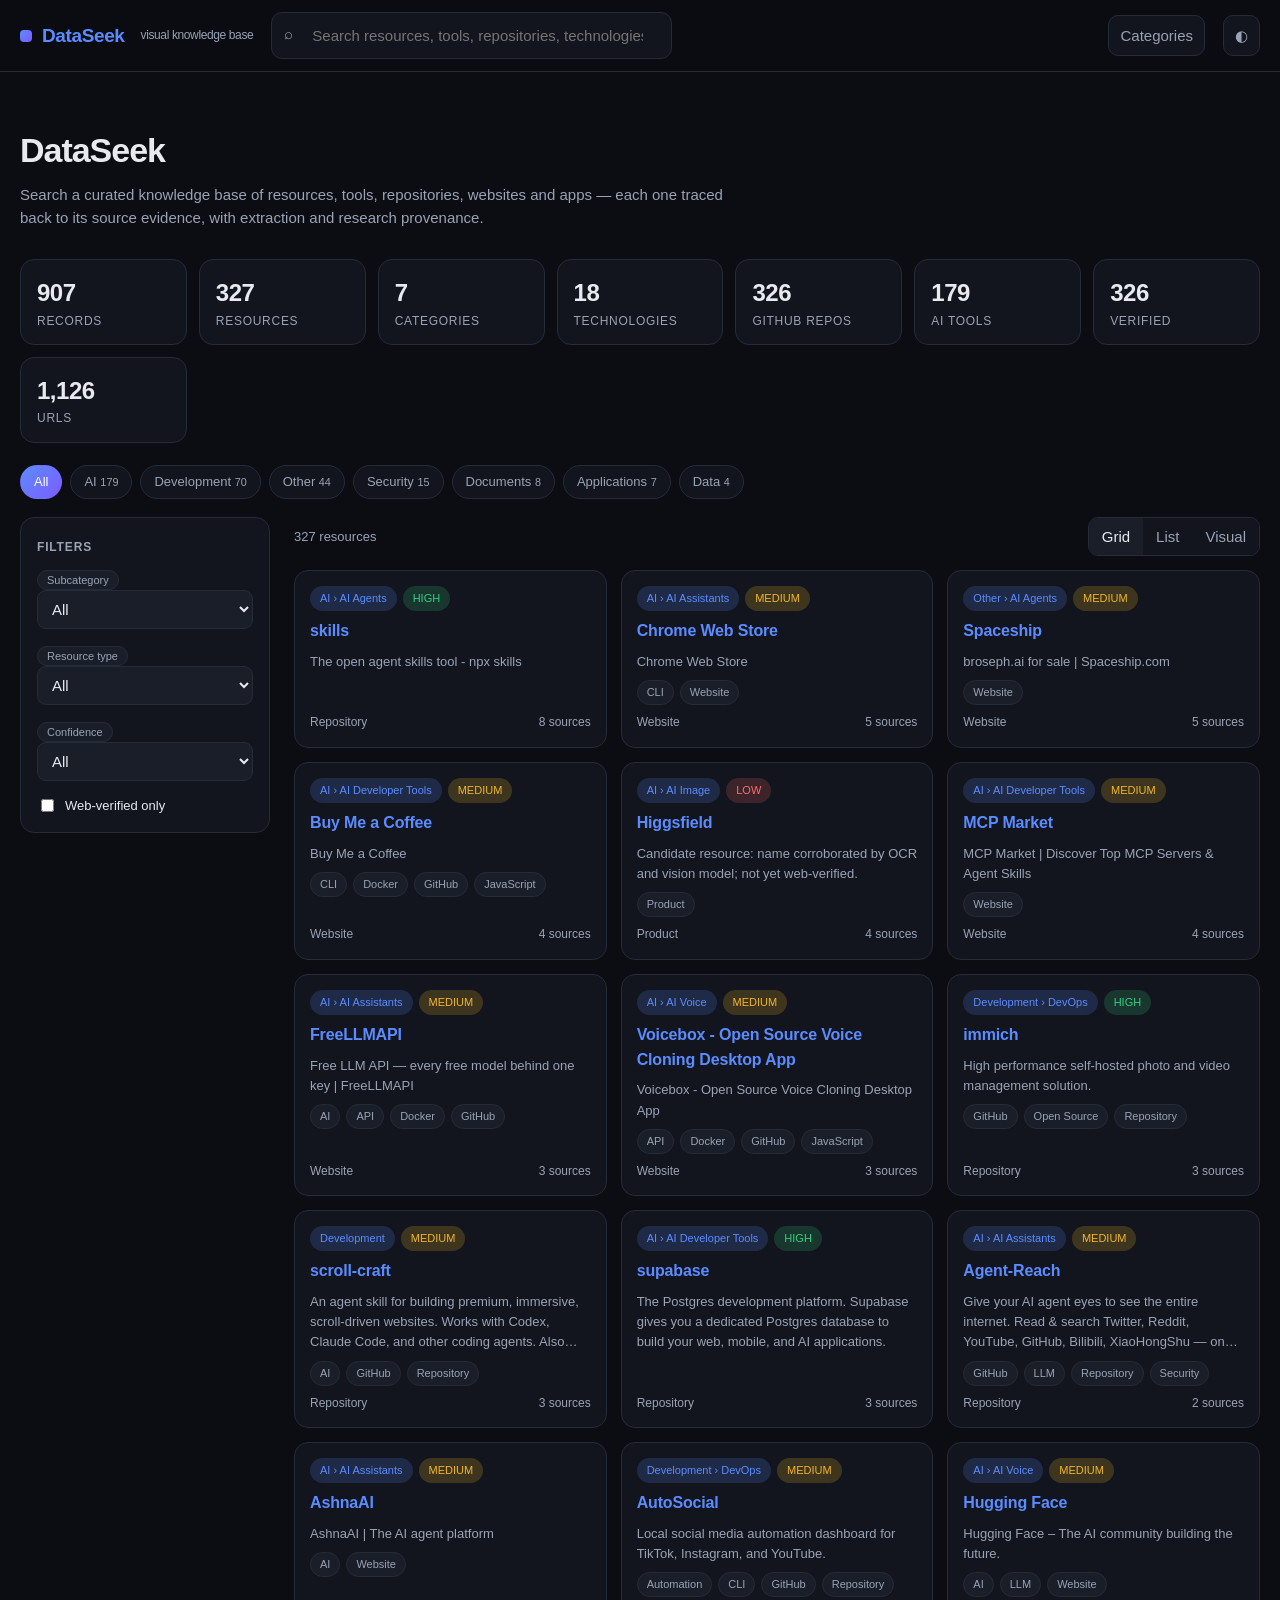
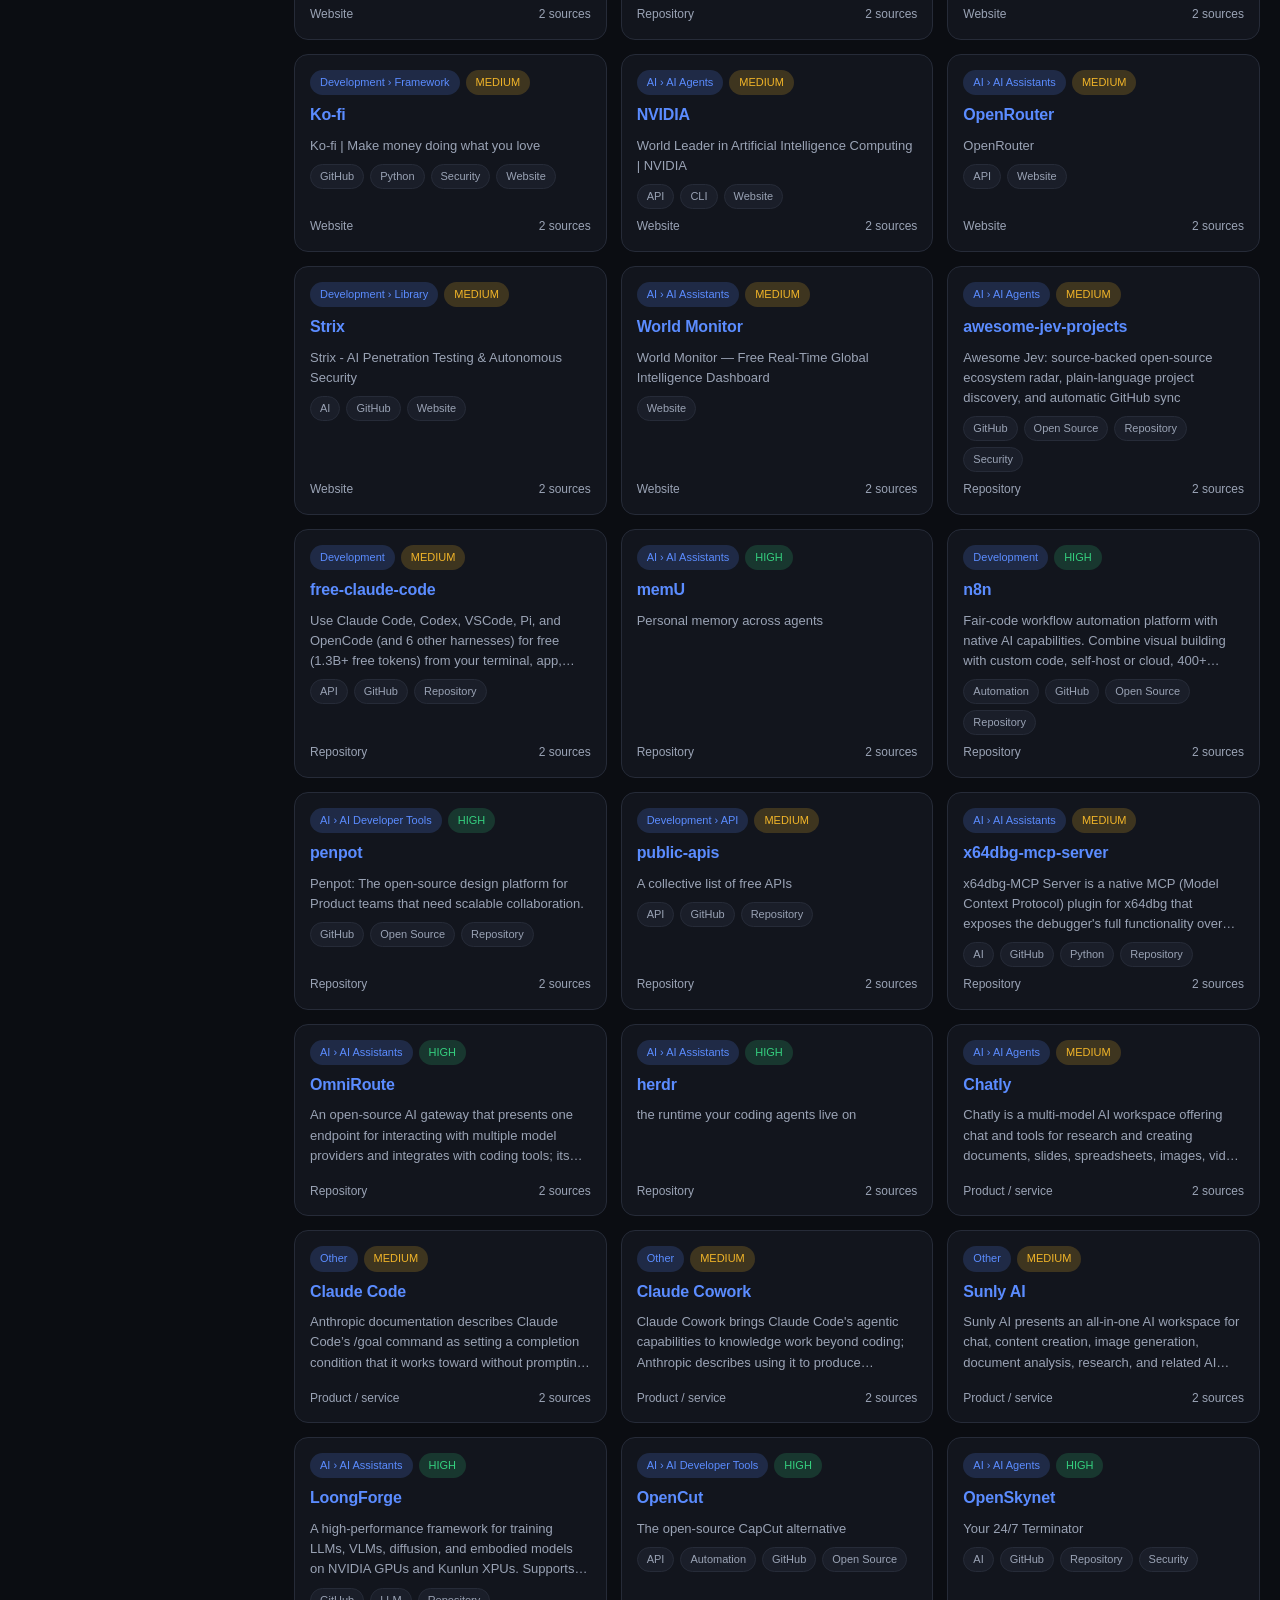
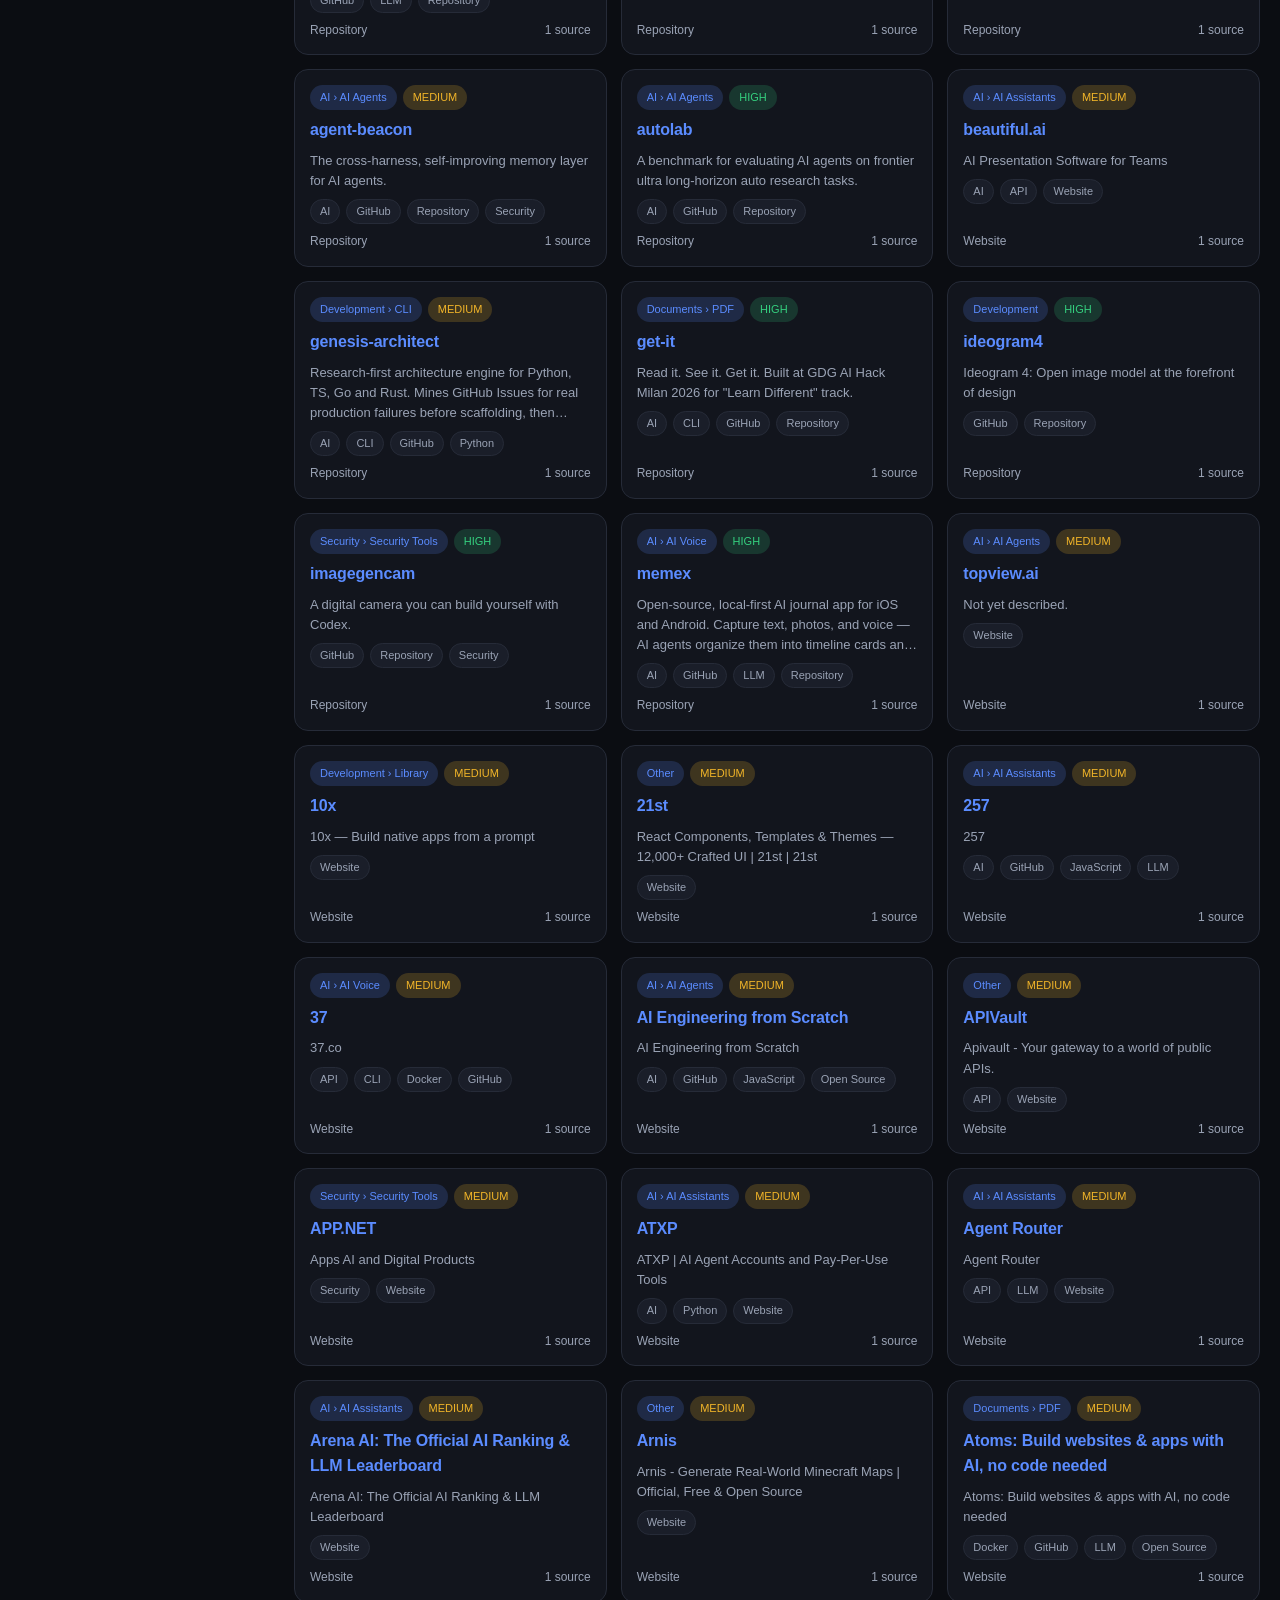
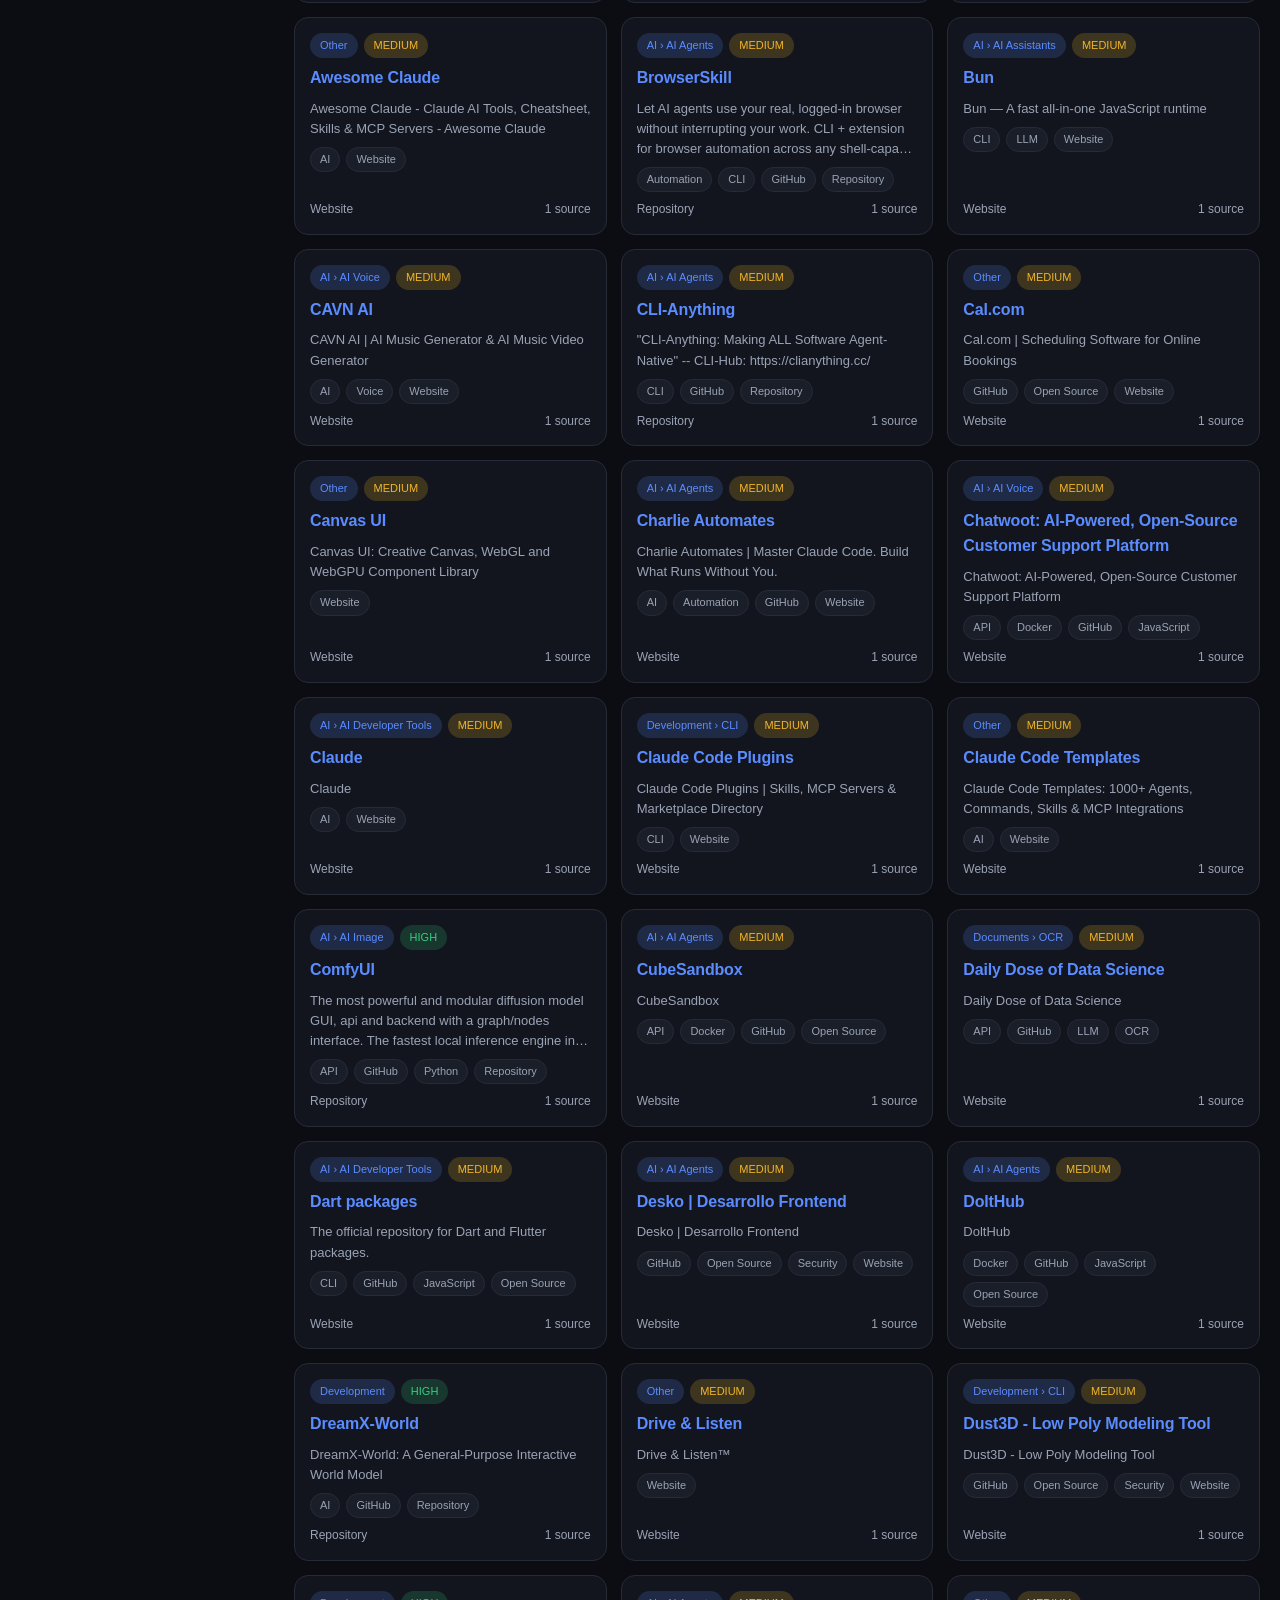
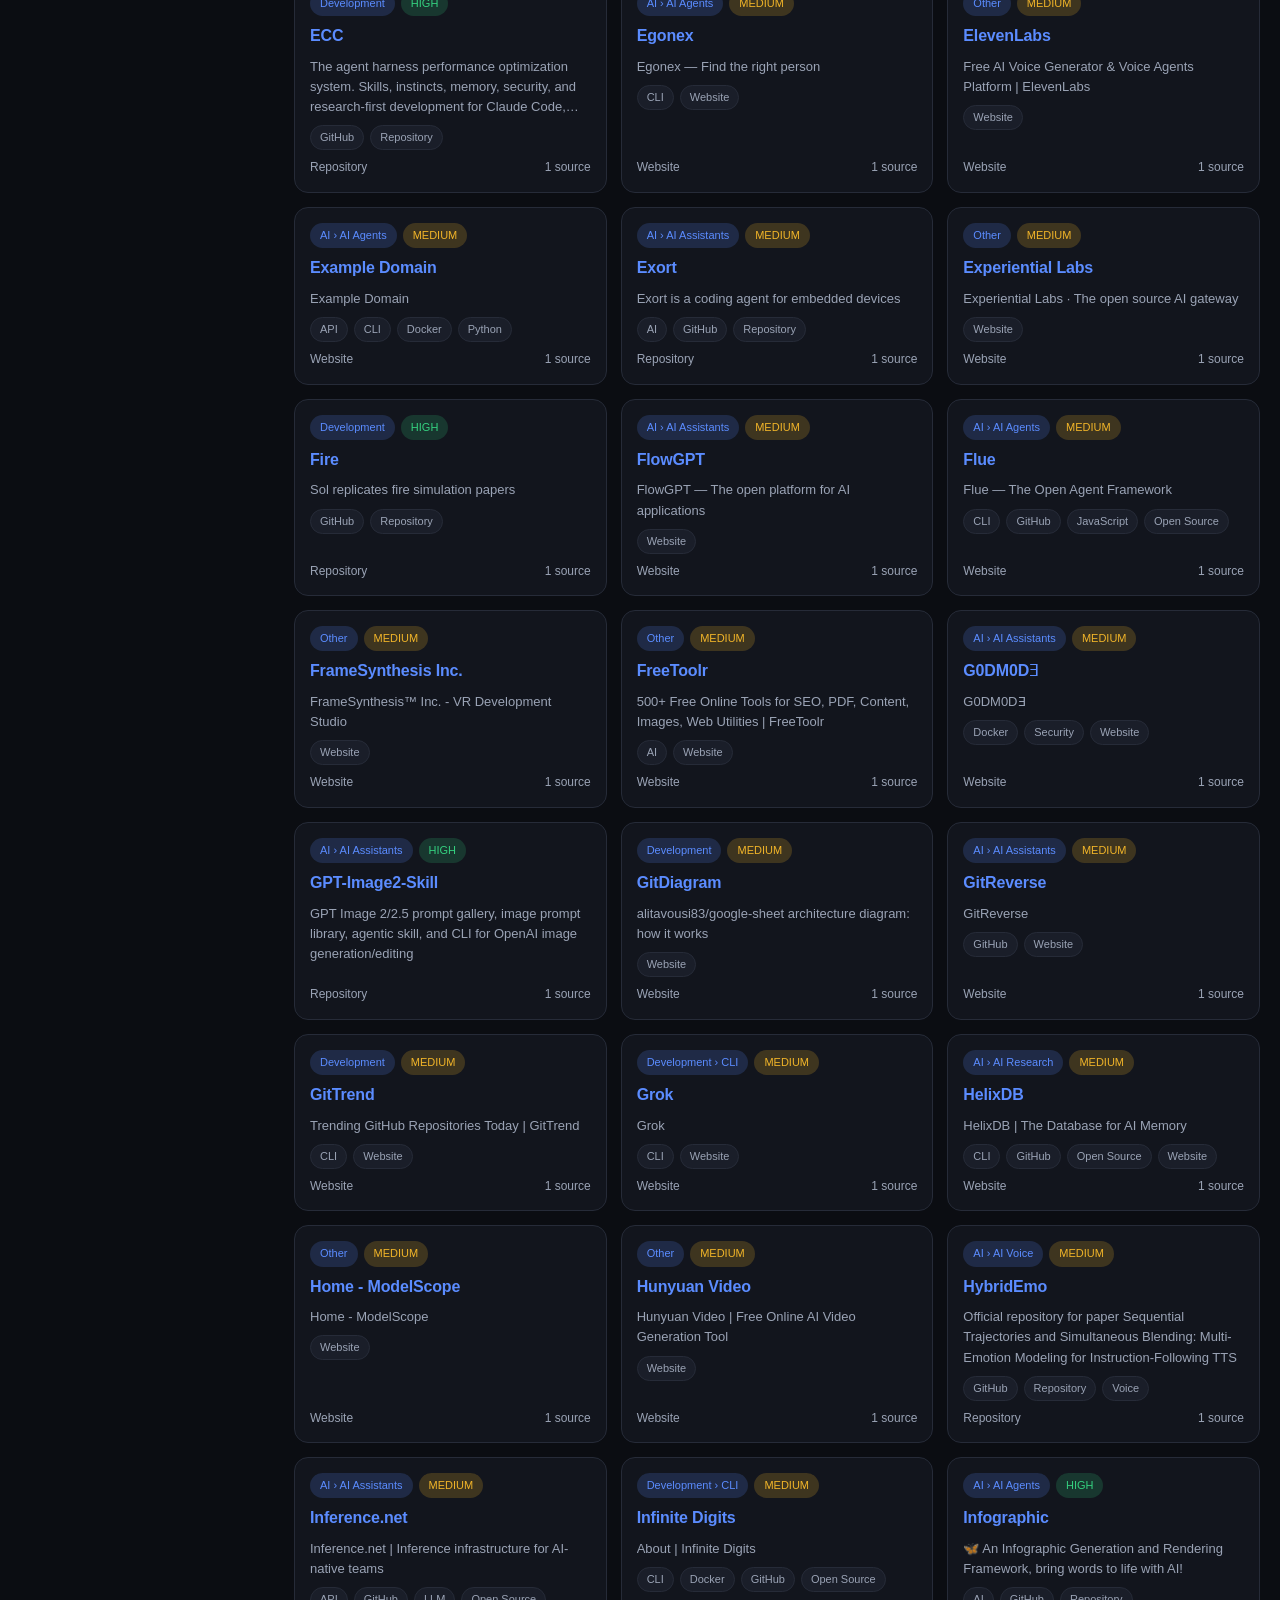
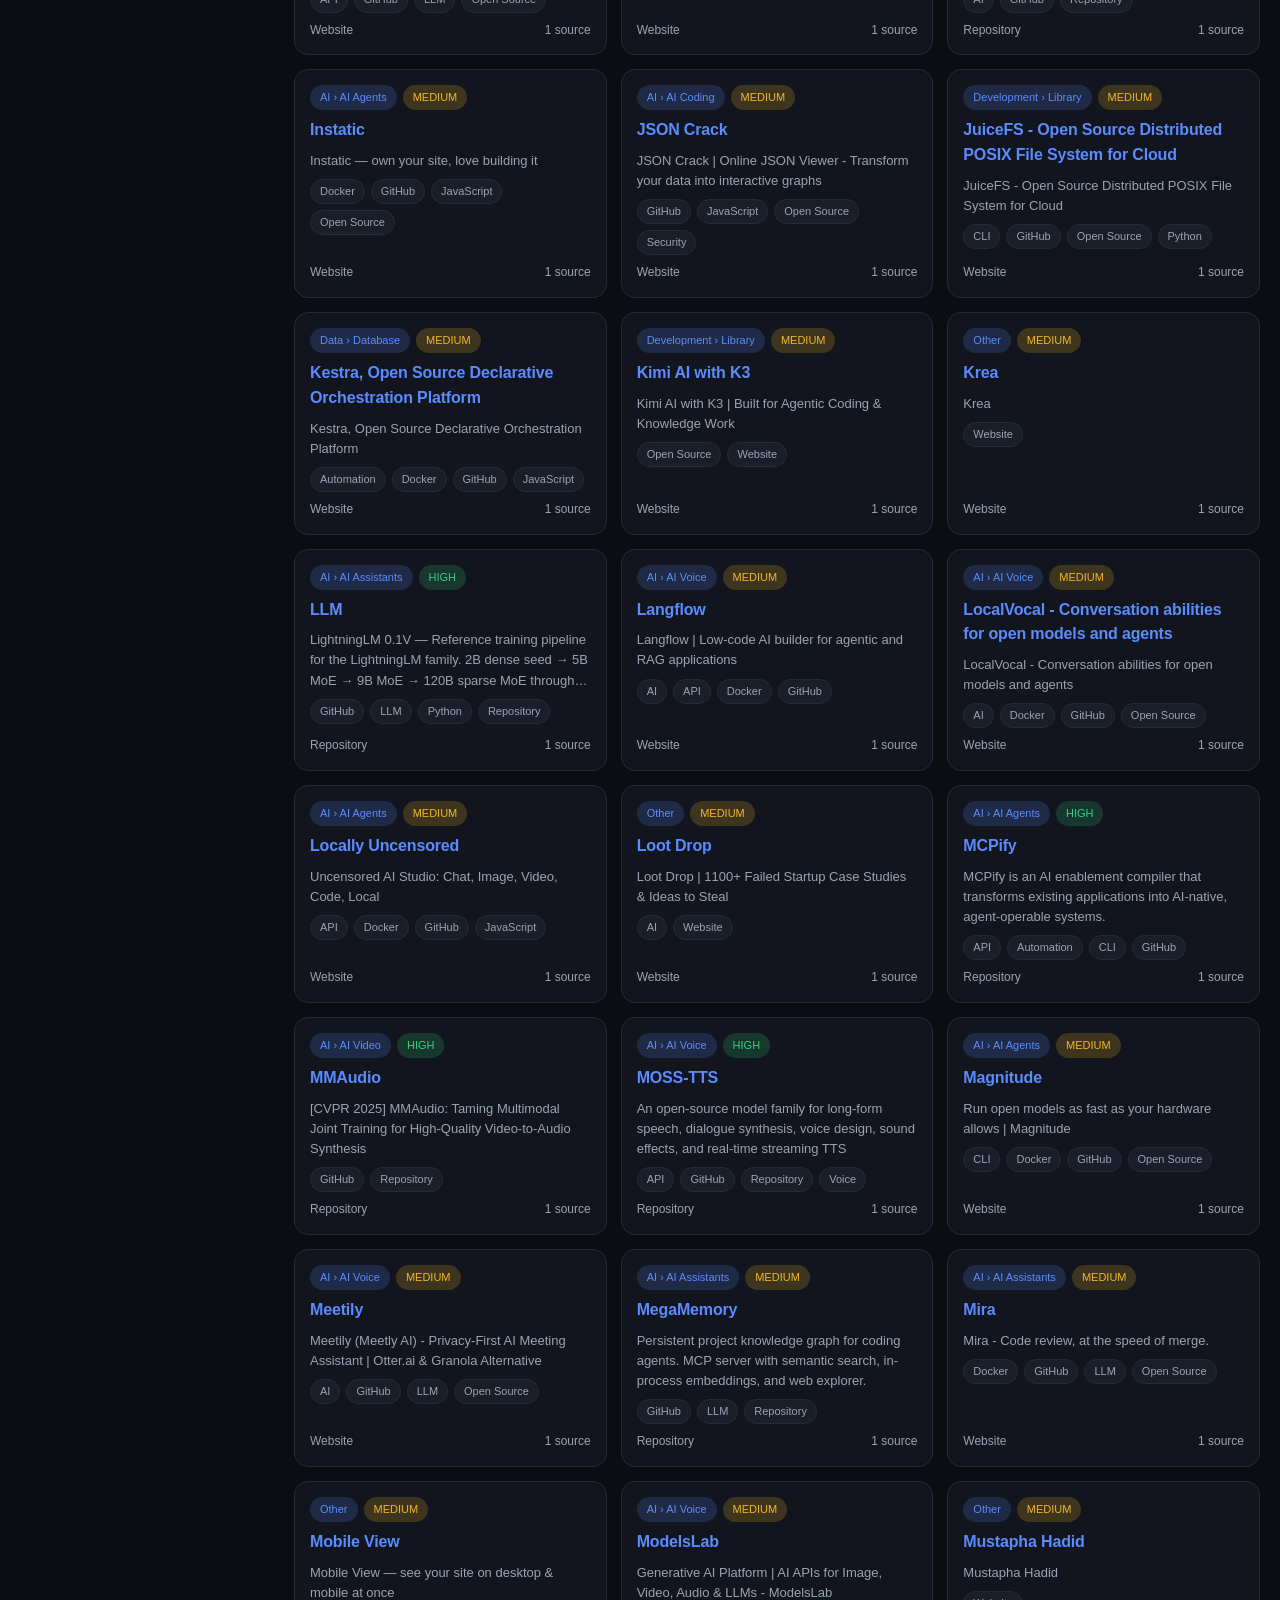
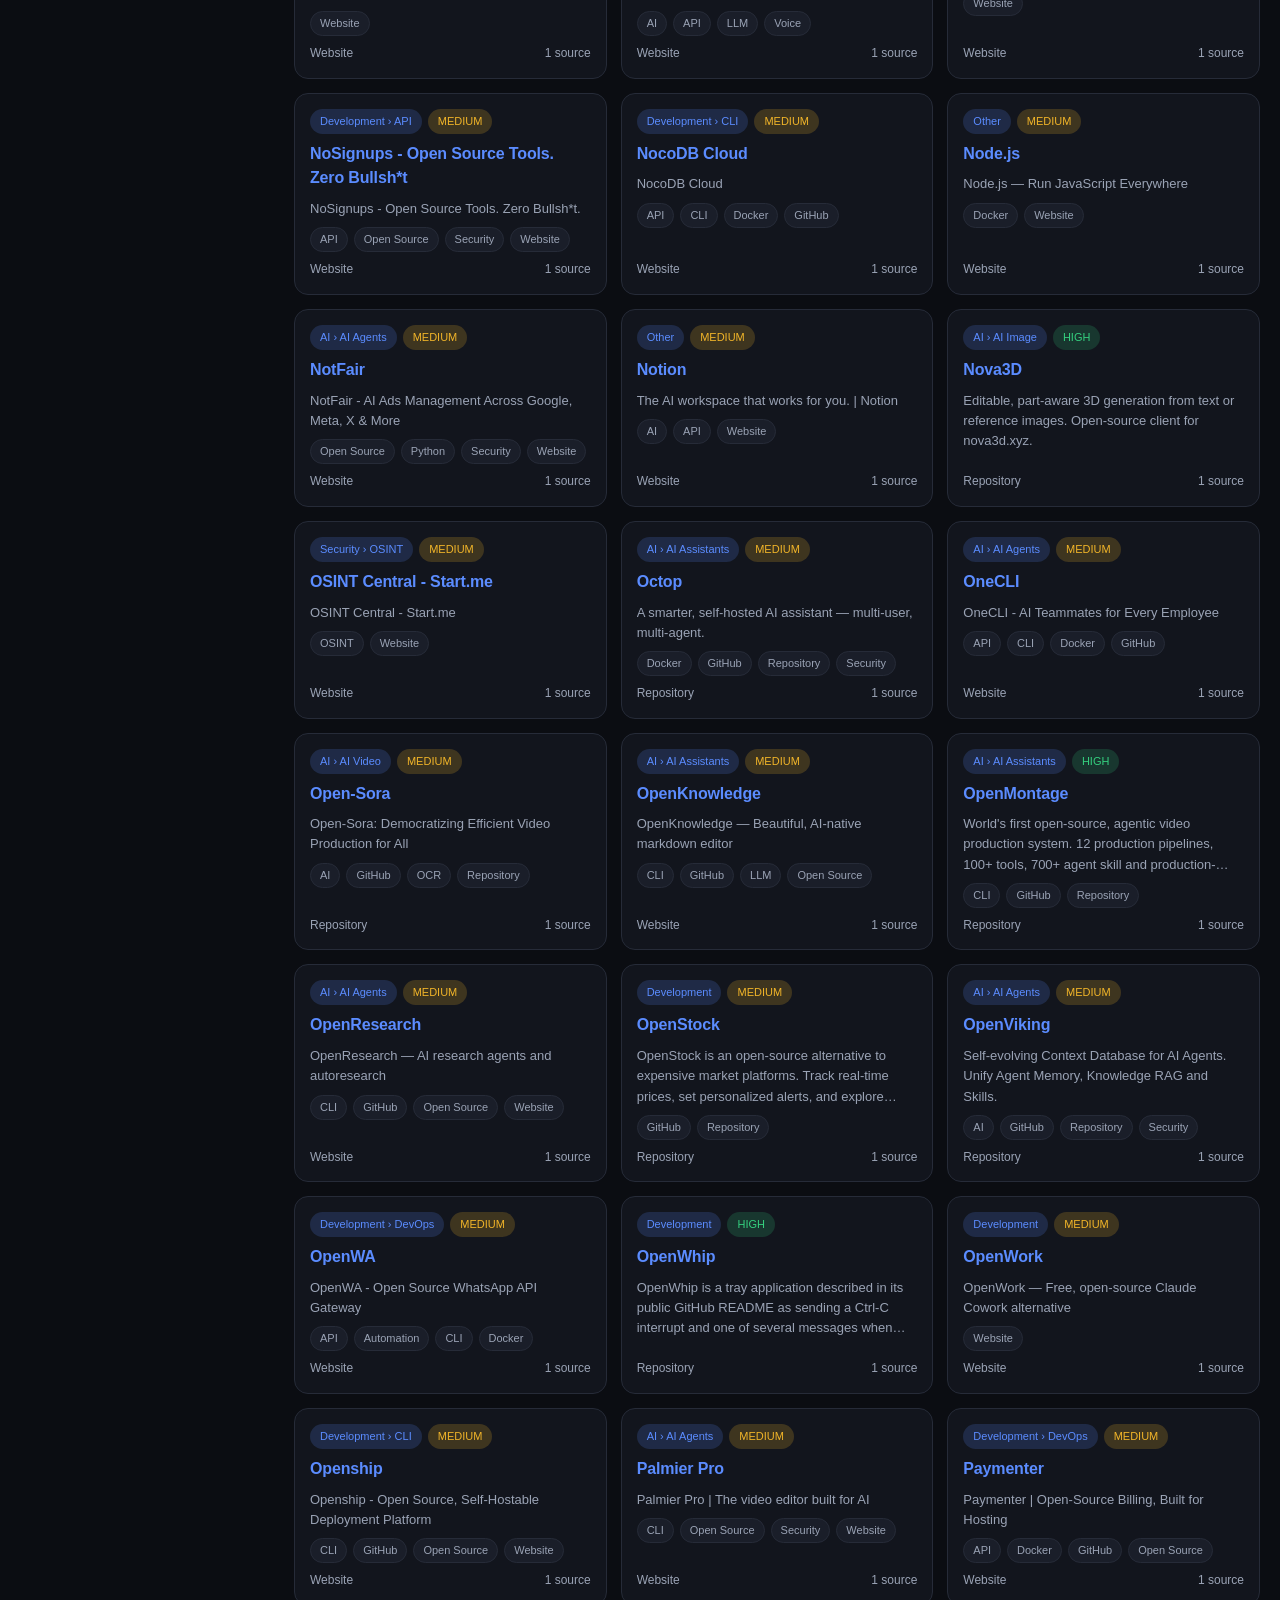
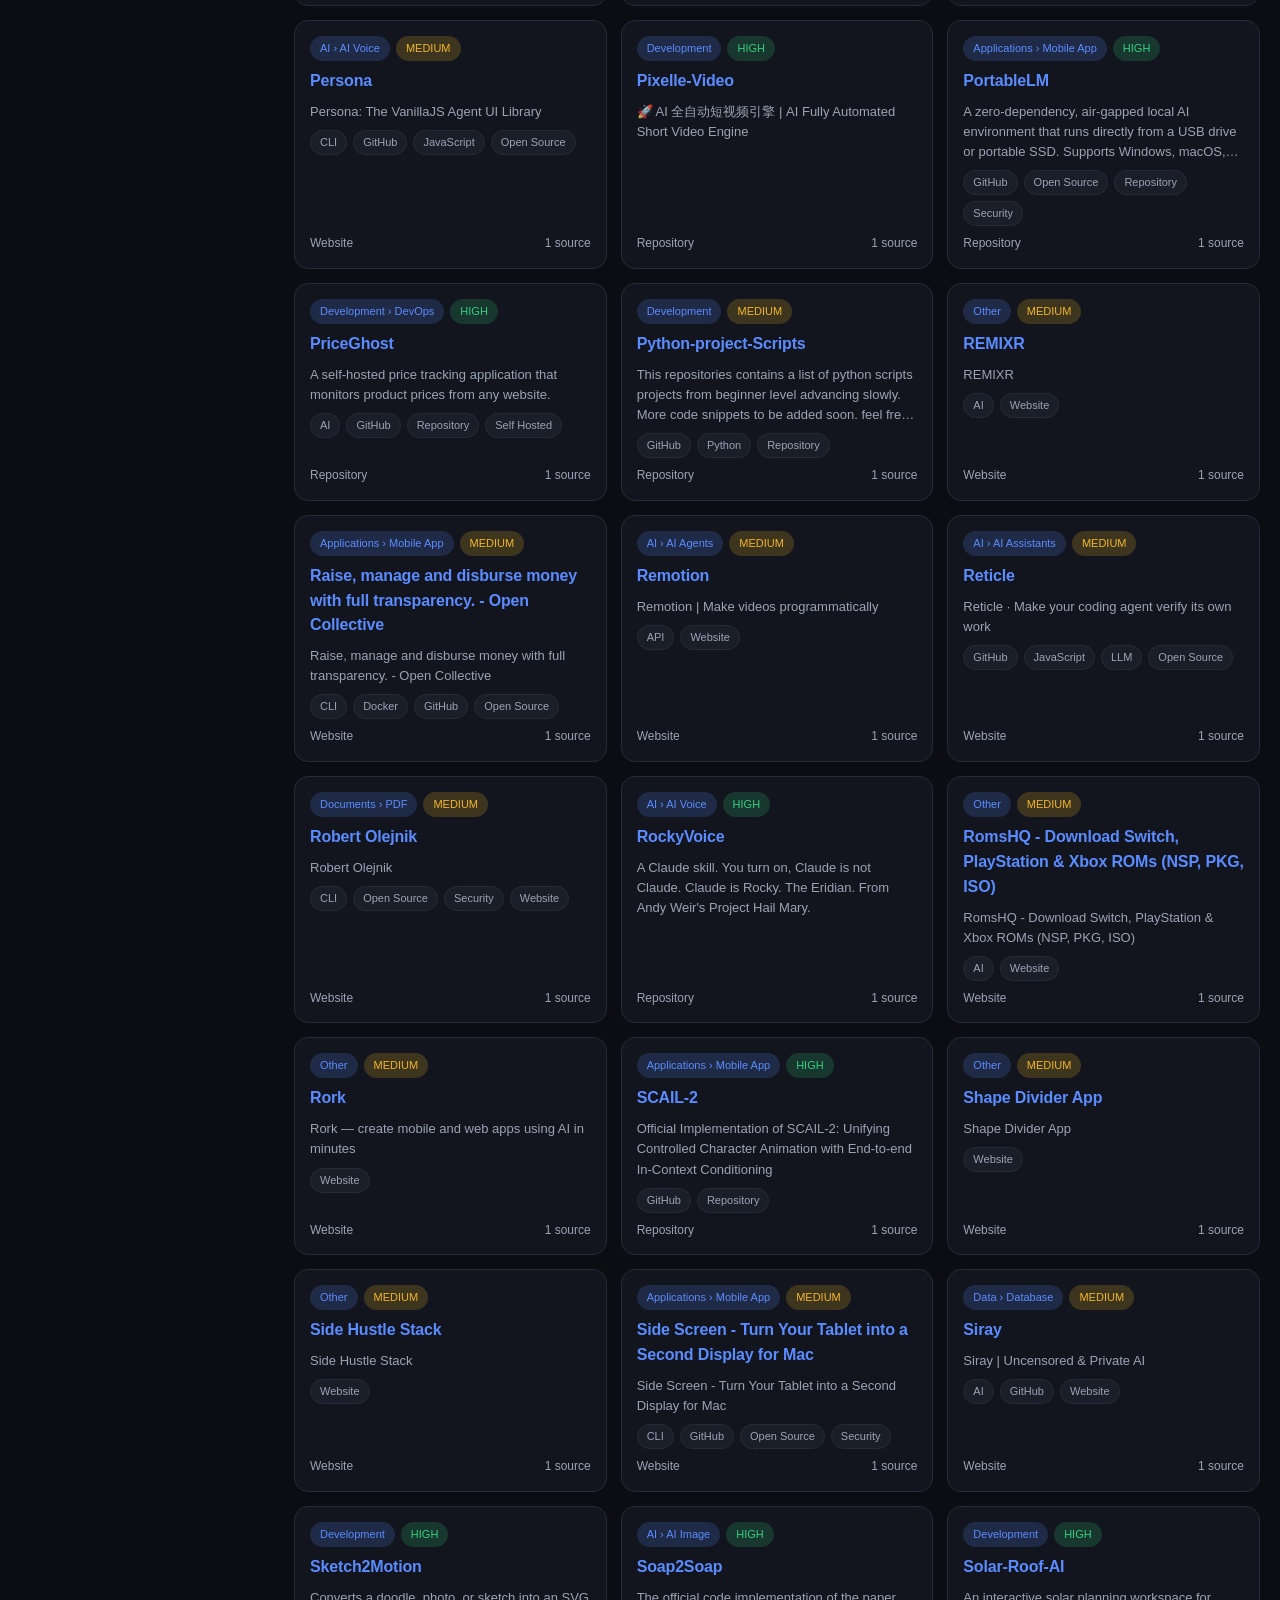
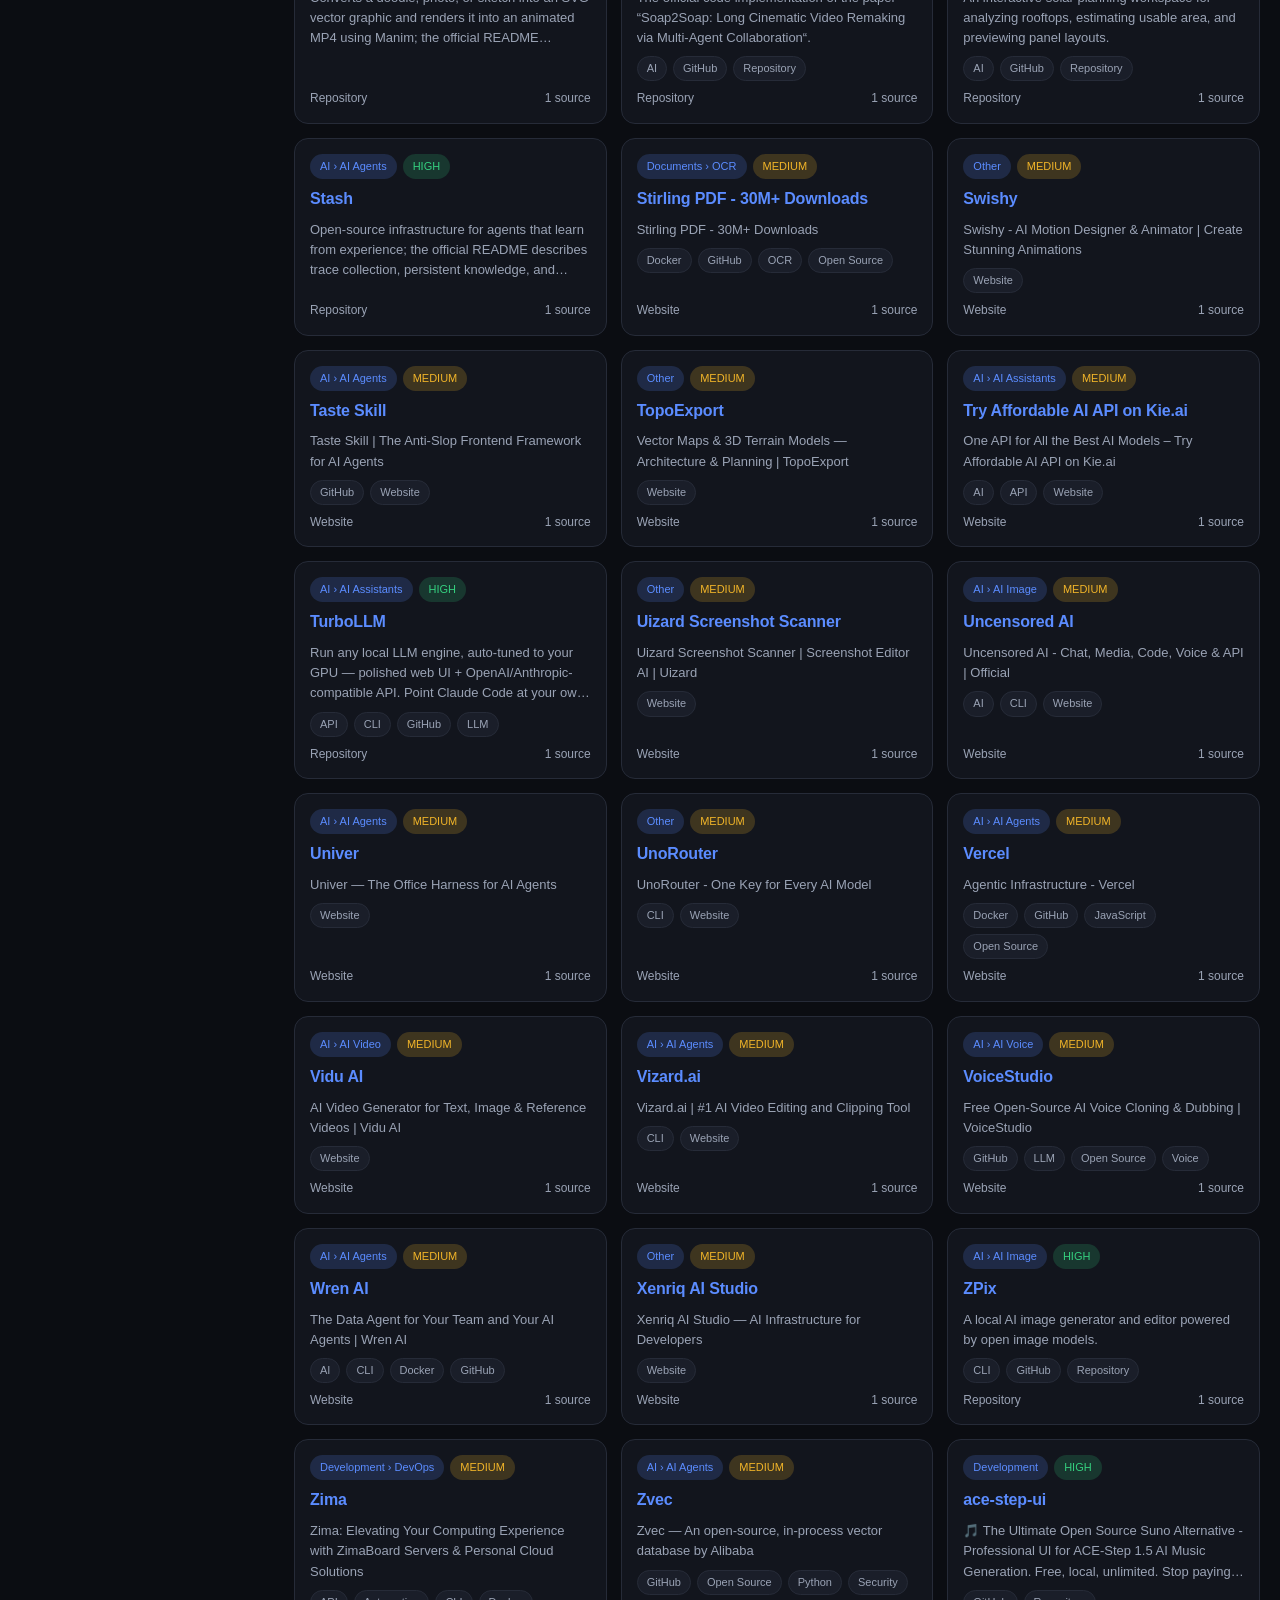
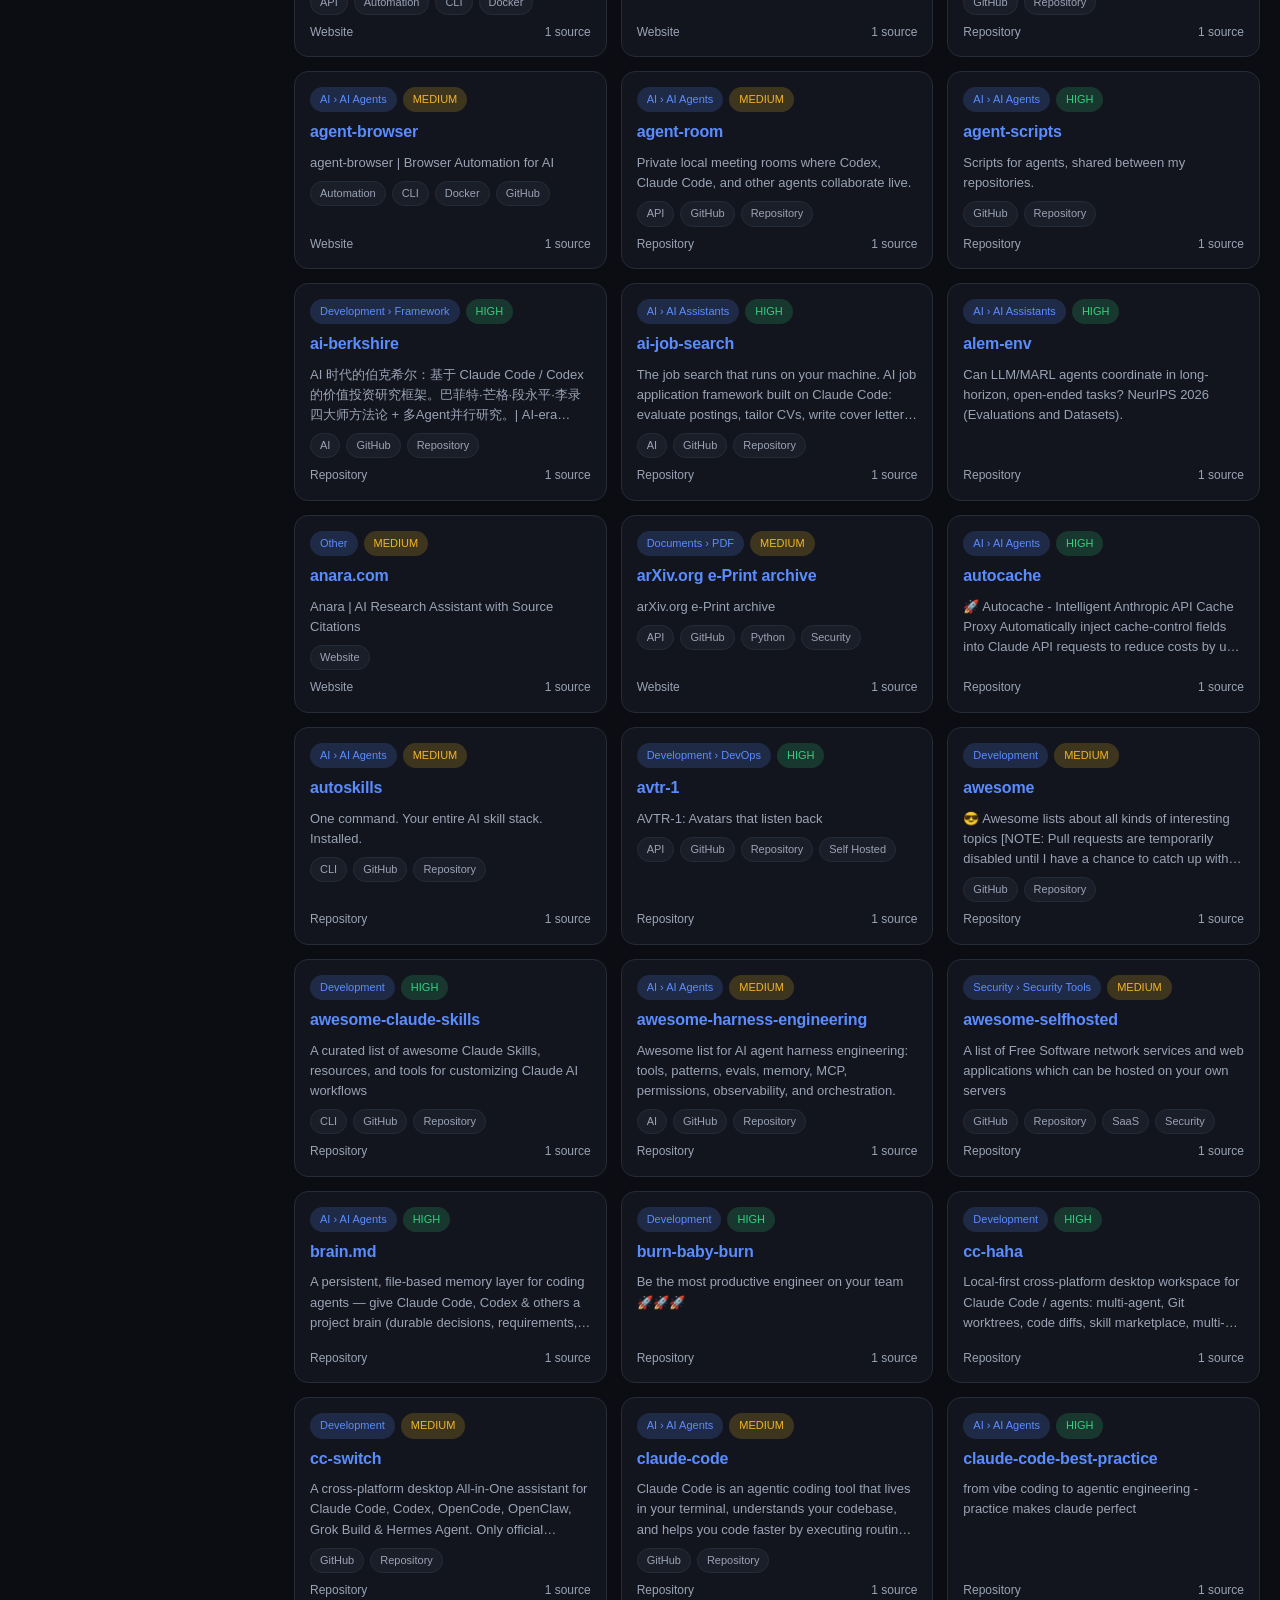
<file: site/index.html>
<!doctype html>
<html lang="en" data-theme="dark">
<head>
  <meta charset="utf-8" />
  <meta name="viewport" content="width=device-width, initial-scale=1" />
  <title>DataSeek — knowledge search for resources, tools and repositories</title>
  <meta name="description" content="Search a curated knowledge base of resources, tools, repositories, websites and apps, each with extraction and research provenance." />
  <link rel="stylesheet" href="styles.css" />
  <script>
    // Apply the stored theme before first paint.
    document.documentElement.setAttribute("data-theme", localStorage.getItem("ds-theme") || "dark");
  </script>
</head>
<body>
  <header class="top">
    <div class="top-inner">
      <a class="brand" href="#/">
        <span class="dot"></span> DataSeek <small>visual knowledge base</small>
      </a>
      <div class="top-search">
        <span class="ico">⌕</span>
        <input id="q" type="search" placeholder="Search resources, tools, repositories, technologies…"
               autocomplete="off" aria-label="Search" />
      </div>
      <span class="spacer"></span>
      <a class="icon-btn" href="#/categories">Categories</a>
      <button class="icon-btn" id="theme-toggle" title="Toggle light/dark">◐</button>
    </div>
  </header>
  <main></main>
  <footer class="foot">
    DataSeek · knowledge search engine for resources, tools and repositories · source media remains private ·
    Extracted text is evidence, not verified fact.
  </footer>
  <script src="app.js"></script>
</body>
</html>
</file>
<file: site/styles.css>
:root {
  --bg: #0b0d12;
  --bg-elev: #12151d;
  --bg-elev2: #1a1e29;
  --border: #262b38;
  --text: #e8eaf0;
  --text-dim: #9aa3b5;
  --accent: #5b8cff;
  --accent2: #7c5cff;
  --good: #35d07f;
  --warn: #f0b429;
  --bad: #ff6b6b;
  --radius: 14px;
  --shadow: 0 10px 40px rgba(0, 0, 0, .35);
  font-synthesis: none;
}
[data-theme="light"] {
  --bg: #f6f7fb;
  --bg-elev: #ffffff;
  --bg-elev2: #eef1f7;
  --border: #dce1ec;
  --text: #141824;
  --text-dim: #5a6478;
  --shadow: 0 10px 30px rgba(20, 24, 36, .10);
}
* { box-sizing: border-box; }
html, body { margin: 0; padding: 0; }
body {
  background: var(--bg); color: var(--text);
  font: 15px/1.55 "Inter", -apple-system, BlinkMacSystemFont, "Segoe UI", Roboto, sans-serif;
  -webkit-font-smoothing: antialiased;
}
a { color: var(--accent); text-decoration: none; }
a:hover { text-decoration: underline; }
button, input, select { font: inherit; color: inherit; }
button { cursor: pointer; }

/* Layout */
header.top {
  position: sticky; top: 0; z-index: 40;
  background: color-mix(in srgb, var(--bg) 88%, transparent);
  backdrop-filter: blur(14px);
  border-bottom: 1px solid var(--border);
}
.top-inner {
  max-width: 1280px; margin: 0 auto; padding: 12px 20px;
  display: flex; align-items: center; gap: 18px;
}
.brand { display: flex; align-items: center; gap: 10px; font-weight: 700; font-size: 19px; letter-spacing: -.02em; }
.brand .dot { width: 12px; height: 12px; border-radius: 4px; background: linear-gradient(135deg, var(--accent), var(--accent2)); }
.brand small { color: var(--text-dim); font-weight: 500; font-size: 12px; margin-left: 6px; }
.top-search { flex: 1; position: relative; max-width: 620px; }
.top-search input {
  width: 100%; padding: 11px 14px 11px 40px; border-radius: 11px;
  border: 1px solid var(--border); background: var(--bg-elev); color: var(--text);
}
.top-search input:focus { outline: 2px solid var(--accent); border-color: transparent; }
.top-search .ico { position: absolute; left: 13px; top: 10px; color: var(--text-dim); }
.spacer { flex: 1; }
.icon-btn {
  border: 1px solid var(--border); background: var(--bg-elev); border-radius: 10px;
  padding: 8px 11px; color: var(--text-dim);
}
.icon-btn:hover { color: var(--text); border-color: var(--accent); }
a.icon-btn { text-decoration: none; display: inline-flex; align-items: center; }
a.icon-btn:hover { text-decoration: none; }

main { max-width: 1280px; margin: 0 auto; padding: 26px 20px 80px; }
.hero { padding: 26px 0 8px; }
.hero h1 { font-size: 34px; margin: 0 0 6px; letter-spacing: -.03em; }
.hero p { color: var(--text-dim); margin: 0; max-width: 720px; }
.stats { display: grid; grid-template-columns: repeat(auto-fit, minmax(150px, 1fr)); gap: 12px; margin: 22px 0; }
.stat {
  background: var(--bg-elev); border: 1px solid var(--border); border-radius: var(--radius);
  padding: 14px 16px;
}
.stat .n { font-size: 24px; font-weight: 700; letter-spacing: -.02em; }
.stat .l { color: var(--text-dim); font-size: 12px; text-transform: uppercase; letter-spacing: .06em; }

.chips { display: flex; flex-wrap: wrap; gap: 8px; margin: 10px 0 18px; }
.chip {
  border: 1px solid var(--border); background: var(--bg-elev); border-radius: 999px;
  padding: 6px 13px; font-size: 13px; color: var(--text-dim);
}
.chip:hover { color: var(--text); border-color: var(--accent); }
.chip.active { background: linear-gradient(135deg, var(--accent), var(--accent2)); color: #fff; border-color: transparent; }

.layout { display: grid; grid-template-columns: 250px 1fr; gap: 24px; align-items: start; }
@media (max-width: 900px) { .layout { grid-template-columns: 1fr; } aside.filters { position: static; } }
aside.filters {
  position: sticky; top: 78px; background: var(--bg-elev); border: 1px solid var(--border);
  border-radius: var(--radius); padding: 16px;
}
aside.filters h4 { margin: 4px 0 10px; font-size: 12px; text-transform: uppercase; letter-spacing: .07em; color: var(--text-dim); }
aside.filters select, aside.filters input[type="text"] {
  width: 100%; padding: 9px 10px; margin-bottom: 14px; border-radius: 9px;
  border: 1px solid var(--border); background: var(--bg-elev2);
}
.toolbar { display: flex; align-items: center; gap: 10px; margin-bottom: 14px; flex-wrap: wrap; }
.toolbar .count { color: var(--text-dim); font-size: 13px; }
.seg { display: inline-flex; border: 1px solid var(--border); border-radius: 10px; overflow: hidden; }
.seg button { border: 0; background: var(--bg-elev); padding: 7px 13px; color: var(--text-dim); }
.seg button.active { background: var(--bg-elev2); color: var(--text); }

/* Cards */
.cards { display: grid; grid-template-columns: repeat(auto-fill, minmax(280px, 1fr)); gap: 14px; }
.cards.list { grid-template-columns: 1fr; }
.cards.visual { grid-template-columns: repeat(auto-fill, minmax(210px, 1fr)); }
.card {
  background: var(--bg-elev); border: 1px solid var(--border); border-radius: var(--radius);
  padding: 15px; transition: border-color .15s, transform .15s; display: flex; flex-direction: column; gap: 8px;
}
.card:hover { border-color: var(--accent); transform: translateY(-2px); }
.card h3 { margin: 0; font-size: 16px; letter-spacing: -.01em; }
.card .desc { color: var(--text-dim); font-size: 13px; display: -webkit-box; -webkit-line-clamp: 3; -webkit-box-orient: vertical; overflow: hidden; }
.card .meta { display: flex; flex-wrap: wrap; gap: 6px; align-items: center; }
.pill { font-size: 11px; padding: 3px 9px; border-radius: 999px; background: var(--bg-elev2); color: var(--text-dim); border: 1px solid var(--border); }
.pill.cat { background: color-mix(in srgb, var(--accent) 18%, transparent); color: var(--accent); border-color: transparent; }
.pill.good { background: color-mix(in srgb, var(--good) 18%, transparent); color: var(--good); border-color: transparent; }
.pill.warn { background: color-mix(in srgb, var(--warn) 20%, transparent); color: var(--warn); border-color: transparent; }
.pill.bad { background: color-mix(in srgb, var(--bad) 18%, transparent); color: var(--bad); border-color: transparent; }
.card .foot { margin-top: auto; display: flex; justify-content: space-between; align-items: center; font-size: 12px; color: var(--text-dim); }
.thumb { aspect-ratio: 9/16; border-radius: 10px; background: linear-gradient(135deg, var(--bg-elev2), var(--border)); display: grid; place-items: center; color: var(--text-dim); font-size: 12px; overflow: hidden; }
.thumb img { width: 100%; height: 100%; object-fit: cover; }

.detail { background: var(--bg-elev); border: 1px solid var(--border); border-radius: var(--radius); padding: 24px; }
.detail h1 { margin: 0 0 4px; letter-spacing: -.03em; }
.detail .sub { color: var(--text-dim); margin-bottom: 18px; }
.detail .grid2 { display: grid; grid-template-columns: 1fr 1fr; gap: 20px; }
@media (max-width: 800px) { .detail .grid2 { grid-template-columns: 1fr; } }
.kv { display: grid; grid-template-columns: 130px 1fr; gap: 6px 12px; font-size: 14px; }
.kv dt { color: var(--text-dim); }
.kv dd { margin: 0; word-break: break-word; }
.section-title { margin: 22px 0 8px; font-size: 13px; text-transform: uppercase; letter-spacing: .07em; color: var(--text-dim); }
pre.ocr { background: var(--bg-elev2); border: 1px solid var(--border); border-radius: 10px; padding: 12px; overflow: auto; max-height: 340px; font-size: 12.5px; white-space: pre-wrap; }
table.data { width: 100%; border-collapse: collapse; font-size: 13.5px; }
table.data th, table.data td { text-align: left; padding: 8px 10px; border-bottom: 1px solid var(--border); }
table.data th { color: var(--text-dim); font-weight: 600; font-size: 12px; text-transform: uppercase; letter-spacing: .05em; }
.shots { display: grid; grid-template-columns: repeat(auto-fill, minmax(150px, 1fr)); gap: 10px; }
.empty { color: var(--text-dim); padding: 40px; text-align: center; }
footer.foot { border-top: 1px solid var(--border); color: var(--text-dim); font-size: 12.5px; padding: 22px 20px; text-align: center; }
.banner { background: color-mix(in srgb, var(--warn) 14%, transparent); border: 1px solid color-mix(in srgb, var(--warn) 40%, transparent); color: var(--text); border-radius: 10px; padding: 10px 14px; font-size: 13px; margin-bottom: 16px; }
</file>
